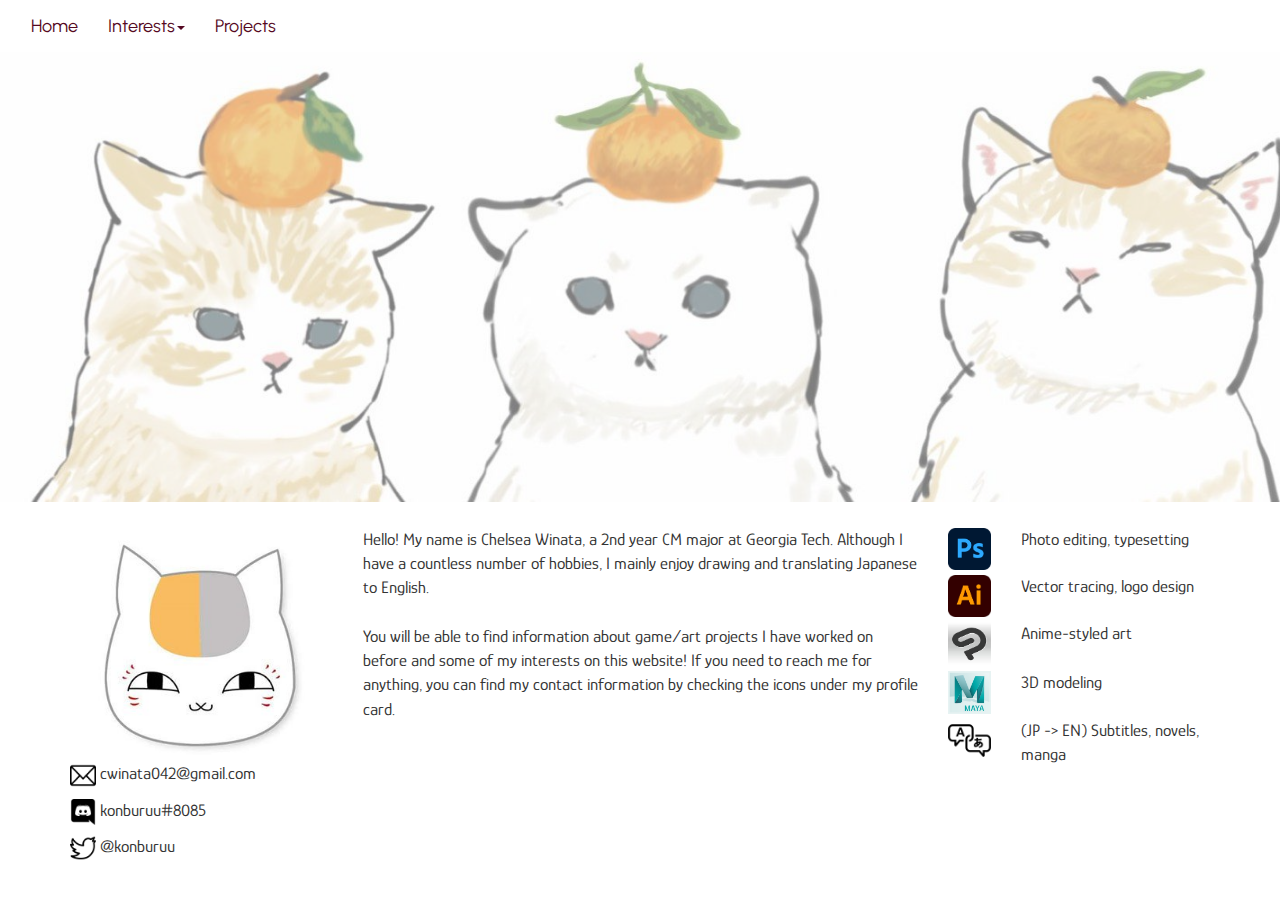
<file: index.html>
<!DOCTYPE html>
<html lang="en">
<head>
  <link rel="stylesheet" href="https://maxcdn.bootstrapcdn.com/bootstrap/3.4.1/css/bootstrap.min.css">
  <link rel="stylesheet" type="text/css" href="css/style.css">
  <meta charset="UTF-8">
  <meta http-equiv="X-UA-Compatible" content="IE=edge">
  <meta name="viewport" content="width=device-width, initial-scale=1.0">
  <title>Home</title>
  <link rel="shortcut icon" type="image/png" href="images/home.png"/>
</head>
<body>
  <nav class="navbar">
    <div class="container-fluid">
      <ul class="nav navbar-nav">
        <li class="active"><a href="#">Home</a></li>
        <li class="dropdown"><a class="dropdown-toggle" data-toggle="dropdown" href="#">Interests<span class="caret"></span></a>
          <ul class="dropdown-menu">
            <li><a href="html/anime.html">Anime</a></li>
            <li><a href="html/games.html">Games</a></li>
          </ul>
        </li>
        <li><a href="html/projects.html">Projects</a></li>
      </ul>
    </div>
  </nav>

  <div class="hero"></div>

  <div class="container topmargin">
    <div class="row">
      <div class="col-lg-3">
        <img src="images/nyanko.jpg" class="center" style="max-width:230px; width:90%">
        <p>
          <img src="images/email.png" style="max-width:30px; width:10%"> cwinata042@gmail.com
        </p>
        <p>
          <img src="images/discord.png" style="max-width:30px; width:10%"> konburuu#8085
        </p>
        <p>
          <img src="images/twitter.png" style="max-width:30px; width:10%"> @konburuu
        </p>
      </div>
      <div class="col-lg-6 bottommargin">
        Hello! My name is Chelsea Winata, a 2nd year CM major at Georgia Tech.
        Although I have a countless number of hobbies, I mainly enjoy drawing and translating Japanese to English.
        <br><br>You will be able to find information about game/art projects I have worked on before and some of my interests on this website!
        If you need to reach me for anything, you can find my contact information by checking the icons under my profile card.
      </div>
      <div class="col-lg-3">
        <div class="row bottommargin">
          <div class="col-lg-3 col-sm-2 col-2">
            <img src="images/photoshop-icon.png" style="max-width:120px; width:100%">
          </div>
          <div class="col-lg-9 col-10">
            Photo editing, typesetting
          </div>
        </div>

        <div class="row bottommargin">
          <div class="col-lg-3 col-sm-2 col-2">
            <img src="images/illustrator-icon.png" style="max-width:120px; width:100%">
          </div>
          <div class="col-lg-9 col-10">
            Vector tracing, logo design
          </div>
        </div>

        <div class="row bottommargin">
          <div class="col-lg-3 col-sm-2 col-2">
            <img src="images/csp-icon.jpg" style="max-width:120px; width:100%">
          </div>
          <div class="col-lg-9 col-10">
            Anime-styled art
          </div>
        </div>

        <div class="row bottommargin">
          <div class="col-lg-3 col-sm-2 col-2">
            <img src="images/maya-icon.png" style="max-width:120px; width:100%">
          </div>
          <div class="col-lg-9 col-10">
            3D modeling
          </div>
        </div>

        <div class="row bottommargin">
          <div class="col-lg-3 col-sm-2 col-2">
            <img src="images/translation-icon.png" style="max-width:120px; width:100%">
          </div>
          <div class="col-lg-9 col-10">
            (JP -> EN) Subtitles, novels, manga
          </div>
        </div>
      </div>
    </div>
    <br>
  </div>

  <script src="https://ajax.googleapis.com/ajax/libs/jquery/3.5.1/jquery.min.js"></script>
  <script src="https://maxcdn.bootstrapcdn.com/bootstrap/3.4.1/js/bootstrap.min.js"></script>
</body>
</html>
</file>
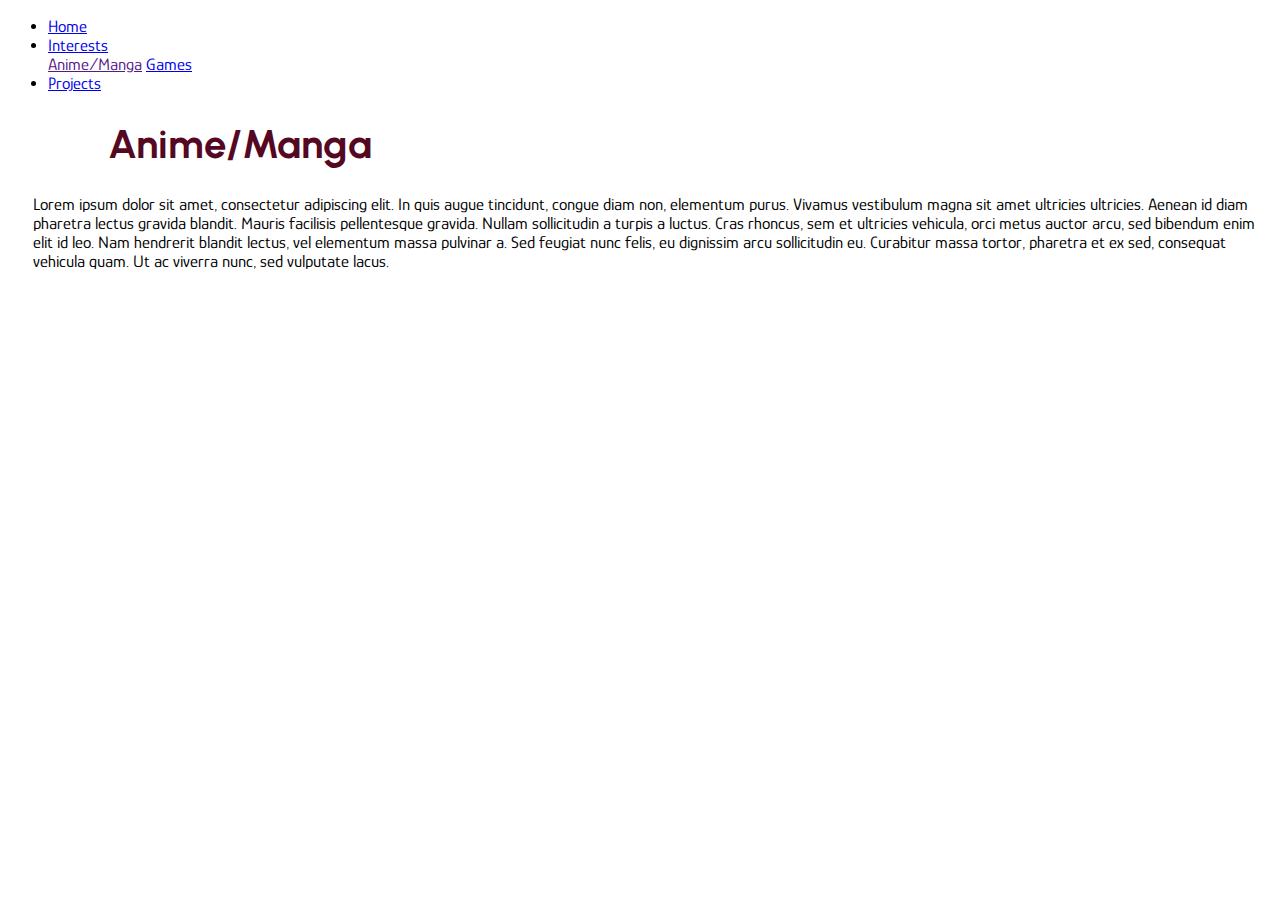
<file: html/animan.html>
<!DOCTYPE html>
<html lang="en">
<head>
  <link rel="stylesheet" type="text/css" href="../css/style.css">
  <meta charset="UTF-8">
  <meta http-equiv="X-UA-Compatible" content="IE=edge">
  <meta name="viewport" content="width=device-width, initial-scale=1.0">
  <title>Interests</title>
</head>
<body>
  <div class="topnav">
    <ul>
      <li><a href="../index.html">Home</a></li>
      <li class="dropdown">
        <a class="active" href="javascript:void(0)" class="dropbtn">Interests</a>
        <div class="dropdown-content">
          <a href="">Anime/Manga</a>
          <a href="games.html">Games</a>
        </div>
      </li>
      <li><a href="projects.html">Projects</a></li>
    </ul>
  </div>

  <div class="hero-image">
  </div>

  <div id="wrapper">
    <h1>Anime/Manga</h1>
    <div class="box topmargin leftmargin">
        Lorem ipsum dolor sit amet, consectetur adipiscing elit. In quis augue tincidunt, congue diam non, elementum purus. Vivamus vestibulum magna sit amet ultricies ultricies. Aenean id diam pharetra lectus gravida blandit. Mauris facilisis pellentesque gravida. Nullam sollicitudin a turpis a luctus. Cras rhoncus, sem et ultricies vehicula, orci metus auctor arcu, sed bibendum enim elit id leo. Nam hendrerit blandit lectus, vel elementum massa pulvinar a. Sed feugiat nunc felis, eu dignissim arcu sollicitudin eu. Curabitur massa tortor, pharetra et ex sed, consequat vehicula quam. Ut ac viverra nunc, sed vulputate lacus.
    </div>
  </div>

</body>
</html>
</file>
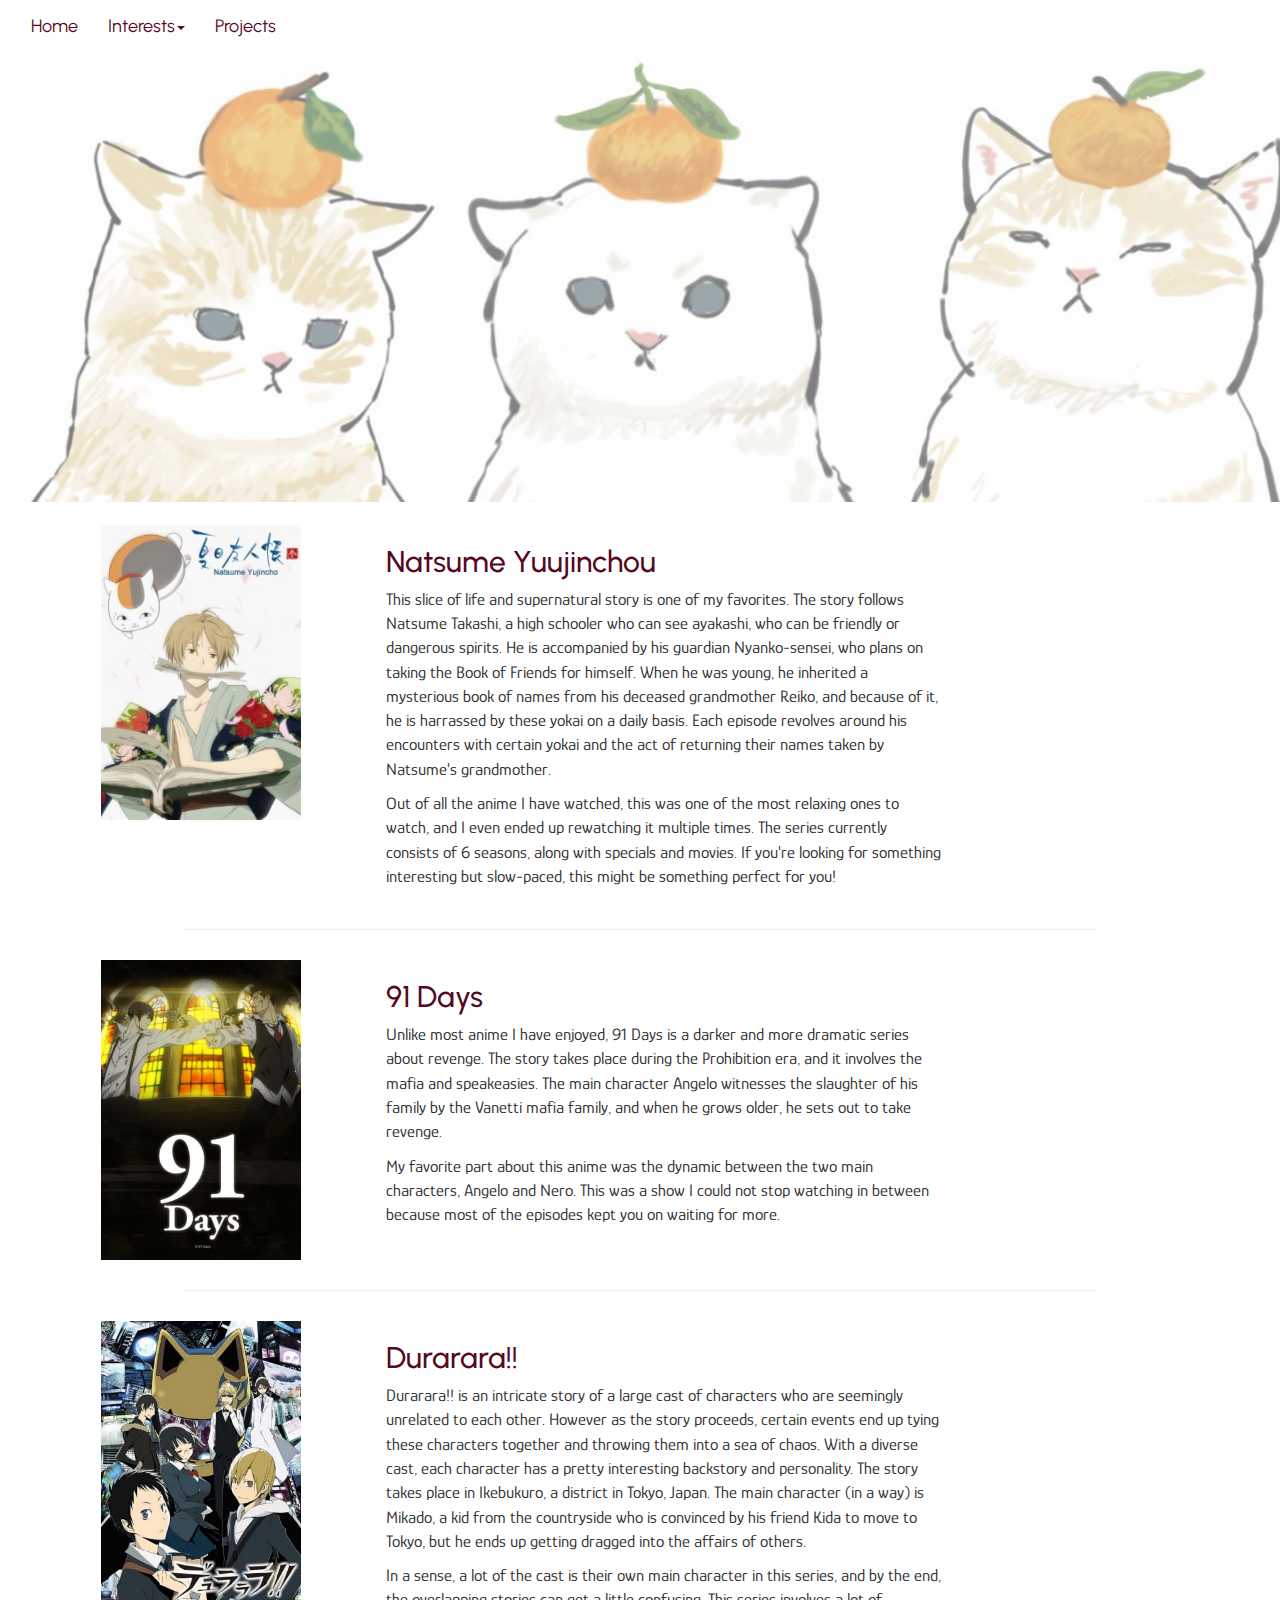
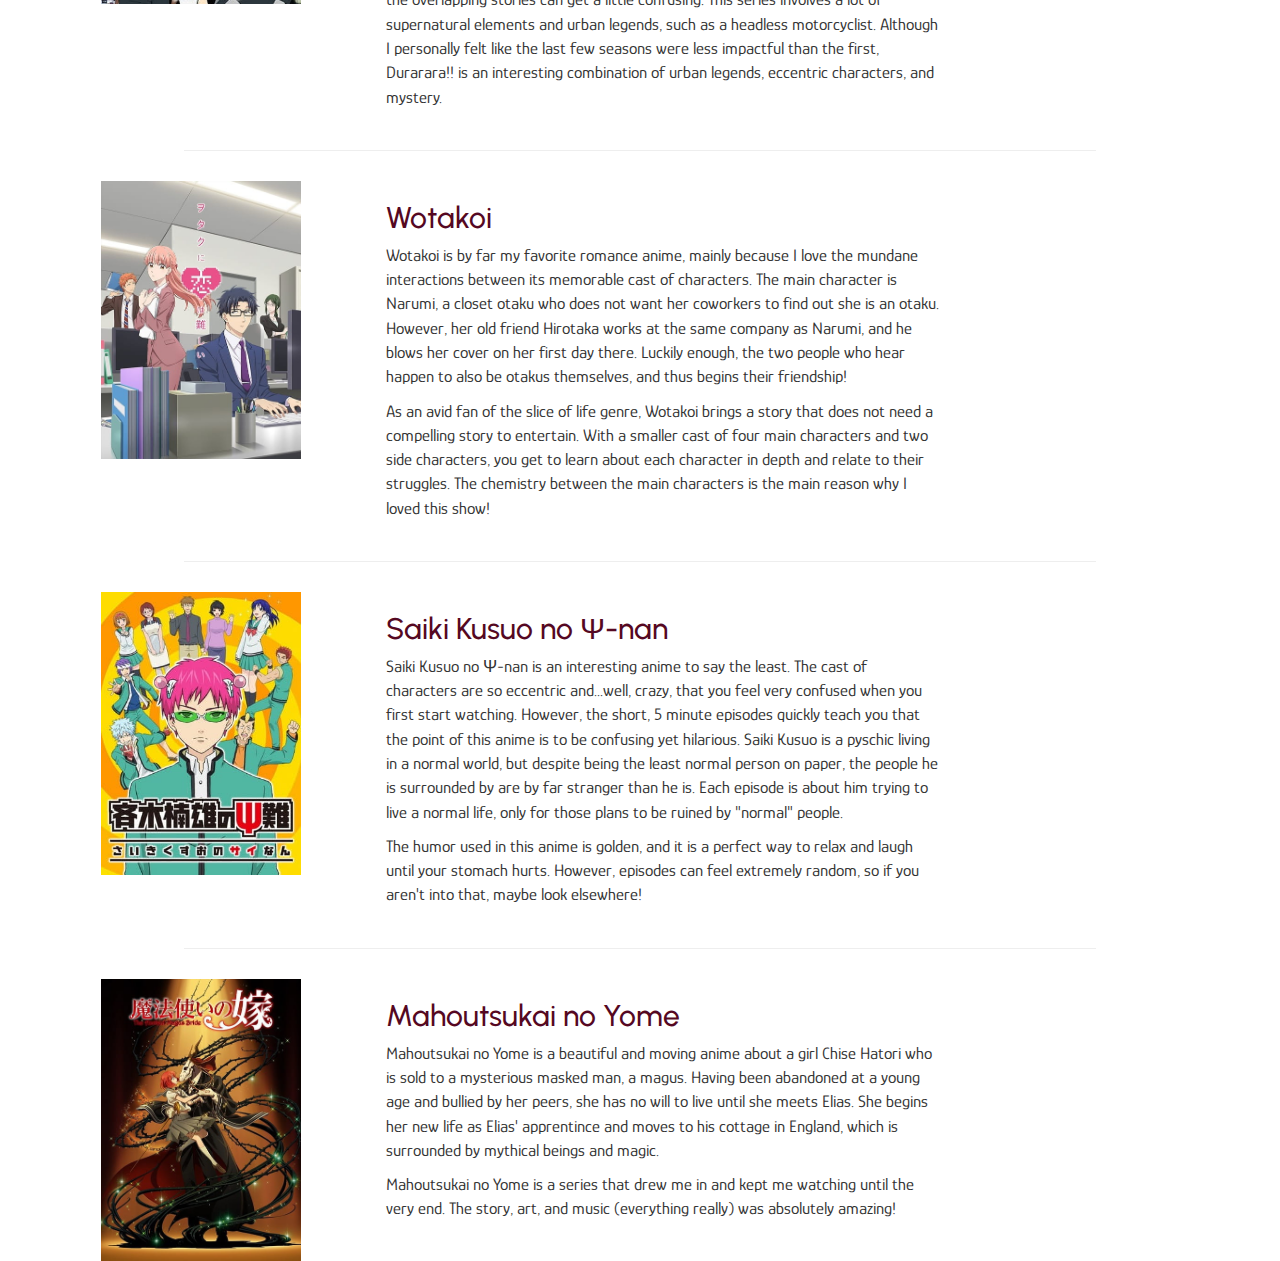
<file: html/anime.html>
<!DOCTYPE html>
<html lang="en">
<head>
  <link rel="stylesheet" href="https://maxcdn.bootstrapcdn.com/bootstrap/3.4.1/css/bootstrap.min.css">
  <link rel="stylesheet" type="text/css" href="../css/style.css">
  <meta charset="UTF-8">
  <meta http-equiv="X-UA-Compatible" content="IE=edge">
  <meta name="viewport" content="width=device-width, initial-scale=1.0">
  <title>Anime</title>
  <link rel="shortcut icon" type="image/png" href="../images/anime.png"/>
</head>
<body>
  <nav class="navbar">
    <div class="container-fluid">
      <ul class="nav navbar-nav">
        <li><a href="../index.html">Home</a></li>
        <li class="dropdown"><a class="dropdown-toggle" data-toggle="dropdown" href="#">Interests<span class="caret"></span></a>
          <ul class="dropdown-menu">
            <li class="active"><a href="#">Anime</a></li>
            <li><a href="games.html">Games</a></li>
          </ul>
        </li>
        <li><a href="projects.html">Projects</a></li>
      </ul>
    </div>
  </nav>

  <div class="hero"></div>

  <div class="container">
    <div class="row topmargin">
      <div class="col-lg-3 col-sm-3 col-3">
        <img src="../images/natsume-cover.jpg" class="center" style="max-width:200px; width:100%">
      </div>
      <div class="col-lg-6 col-sm-6 col-6 leftmargin">
        <h2>Natsume Yuujinchou</h2>
        <p>
          This slice of life and supernatural story is one of my favorites.
          The story follows Natsume Takashi, a high schooler who can see ayakashi, who can be friendly or dangerous spirits.
          He is accompanied by his guardian Nyanko-sensei, who plans on taking the Book of Friends for himself.
          When he was young, he inherited a mysterious book of names from his deceased grandmother Reiko, and because of it, he is harrassed by these yokai on a daily basis.
          Each episode revolves around his encounters with certain yokai and the act of returning their names taken by Natsume's grandmother.
        </p>
        <p>
          Out of all the anime I have watched, this was one of the most relaxing ones to watch, and I even ended up rewatching it multiple times.
          The series currently consists of 6 seasons, along with specials and movies.
          If you're looking for something interesting but slow-paced, this might be something perfect for you!
        </p>
      </div>
    </div>
  
    <hr>
  
    <div class="row topmargin">
      <div class="col-lg-3 col-sm-3 col-3">
        <img src="../images/days-cover.jpg" class="center" style="max-width:200px; width:100%">
      </div>
      <div class="col-lg-6 col-sm-6 col-6 leftmargin">
        <h2>91 Days</h2>
        <p>
          Unlike most anime I have enjoyed, 91 Days is a darker and more dramatic series about revenge.
          The story takes place during the Prohibition era, and it involves the mafia and speakeasies.
          The main character Angelo witnesses the slaughter of his family by the Vanetti mafia family, and when he grows older, he sets out to take revenge.
        </p>
        <p>
          My favorite part about this anime was the dynamic between the two main characters, Angelo and Nero.
          This was a show I could not stop watching in between because most of the episodes kept you on waiting for more.
        </p>
      </div>
    </div>
  
    <hr>
  
    <div class="row topmargin">
      <div class="col-lg-3 col-sm-3 col-3">
        <img src="../images/drrr-cover.jpg" class="center" style="max-width:200px; width:100%">
      </div>
      <div class="col-lg-6 col-sm-6 col-6 leftmargin">
        <h2>Durarara!!</h2>
        <p>
          Durarara!! is an intricate story of a large cast of characters who are seemingly unrelated to each other.
          However as the story proceeds, certain events end up tying these characters together and throwing them into a sea of chaos.
          With a diverse cast, each character has a pretty interesting backstory and personality.
          The story takes place in Ikebukuro, a district in Tokyo, Japan.
          The main character (in a way) is Mikado, a kid from the countryside who is convinced by his friend Kida to move to Tokyo, but he ends up getting dragged into the affairs of others.
        </p>
        <p>
          In a sense, a lot of the cast is their own main character in this series, and by the end, the overlapping stories can get a little confusing.
          This series involves a lot of supernatural elements and urban legends, such as a headless motorcyclist.
          Although I personally felt like the last few seasons were less impactful than the first, Durarara!! is an interesting combination of urban legends, eccentric characters, and mystery.
        </p>
      </div>
    </div>
  
    <hr>
  
    <div class="row topmargin">
      <div class="col-lg-3 col-sm-3 col-3">
        <img src="../images/wotakoi-cover.jpg" class="center" style="max-width:200px; width:100%">
      </div>
      <div class="col-lg-6 col-sm-6 col-6 leftmargin">
        <h2>Wotakoi</h2>
        <p>
          Wotakoi is by far my favorite romance anime, mainly because I love the mundane interactions between its memorable cast of characters.
          The main character is Narumi, a closet otaku who does not want her coworkers to find out she is an otaku.
          However, her old friend Hirotaka works at the same company as Narumi, and he blows her cover on her first day there.
          Luckily enough, the two people who hear happen to also be otakus themselves, and thus begins their friendship!
        </p>
        <p>
          As an avid fan of the slice of life genre, Wotakoi brings a story that does not need a compelling story to entertain.
          With a smaller cast of four main characters and two side characters, you get to learn about each character in depth and relate to their struggles.
          The chemistry between the main characters is the main reason why I loved this show! 
        </p>
      </div>
    </div>
  
    <hr>
  
    <div class="row topmargin">
      <div class="col-lg-3 col-sm-3 col-3">
        <img src="../images/saiki-cover.jpg" class="center" style="max-width:200px; width:100%">
      </div>
      <div class="col-lg-6 col-sm-6 col-6 leftmargin">
        <h2>Saiki Kusuo no Ψ-nan</h2>
        <p>
          Saiki Kusuo no Ψ-nan is an interesting anime to say the least.
          The cast of characters are so eccentric and...well, crazy, that you feel very confused when you first start watching.
          However, the short, 5 minute episodes quickly teach you that the point of this anime is to be confusing yet hilarious.
          Saiki Kusuo is a pyschic living in a normal world, but despite being the least normal person on paper, the people he is surrounded by are by far stranger than he is.
          Each episode is about him trying to live a normal life, only for those plans to be ruined by "normal" people.
        </p>
        <p>
          The humor used in this anime is golden, and it is a perfect way to relax and laugh until your stomach hurts.
          However, episodes can feel extremely random, so if you aren't into that, maybe look elsewhere!
        </p>
      </div>
    </div>
  
    <hr>
  
    <div class="row topmargin">
      <div class="col-lg-3 col-sm-3 col-3">
        <img src="../images/mahou-cover.jpg" class="center" style="max-width:200px; width:100%">
      </div>
      <div class="col-lg-6 col-sm-6 col-6 leftmargin">
        <h2>Mahoutsukai no Yome</h2>
        <p>
          Mahoutsukai no Yome is a beautiful and moving anime about a girl Chise Hatori who is sold to a mysterious masked man, a magus.
          Having been abandoned at a young age and bullied by her peers, she has no will to live until she meets Elias.
          She begins her new life as Elias' apprentince and moves to his cottage in England, which is surrounded by mythical beings and magic.
        </p>
        <p>
          Mahoutsukai no Yome is a series that drew me in and kept me watching until the very end.
          The story, art, and music (everything really) was absolutely amazing!
        </p>
      </div>
    </div>
  </div>

  <script src="https://ajax.googleapis.com/ajax/libs/jquery/3.5.1/jquery.min.js"></script>
  <script src="https://maxcdn.bootstrapcdn.com/bootstrap/3.4.1/js/bootstrap.min.js"></script>
</body>
</html>
</file>
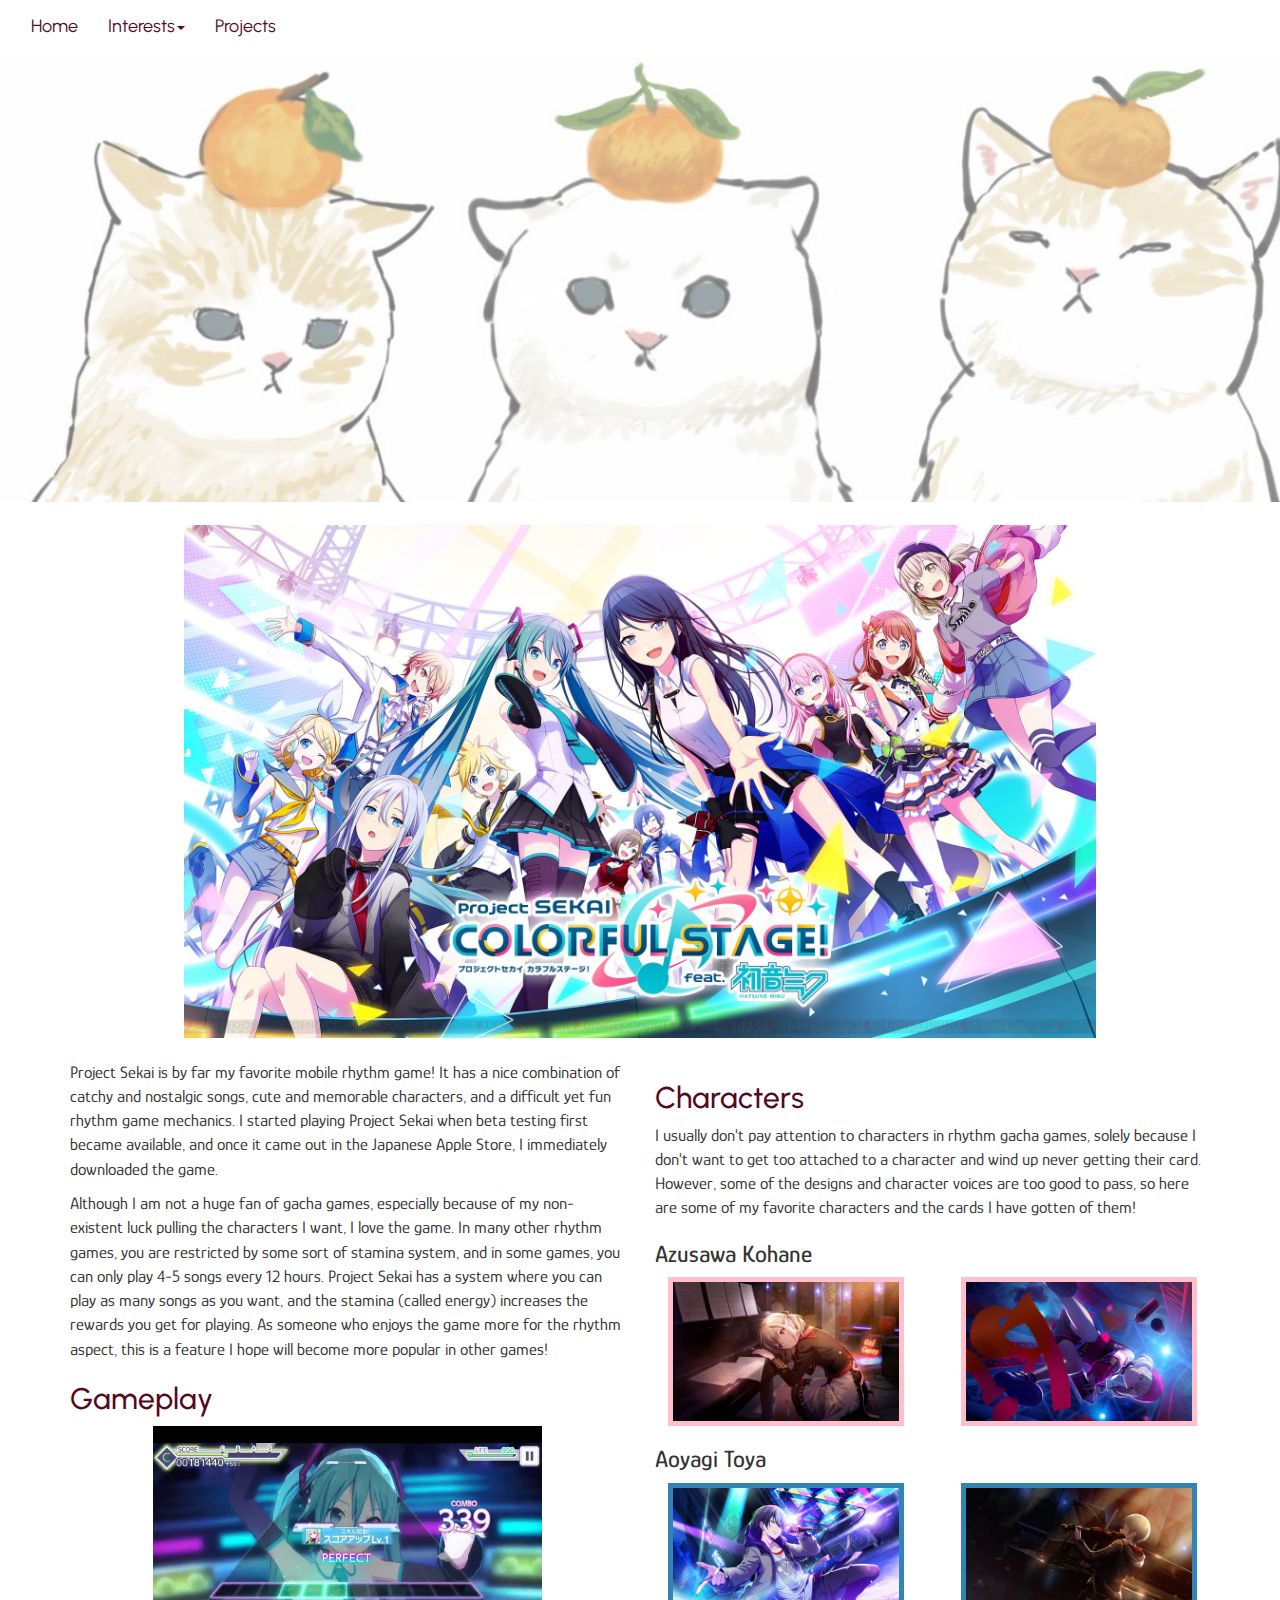
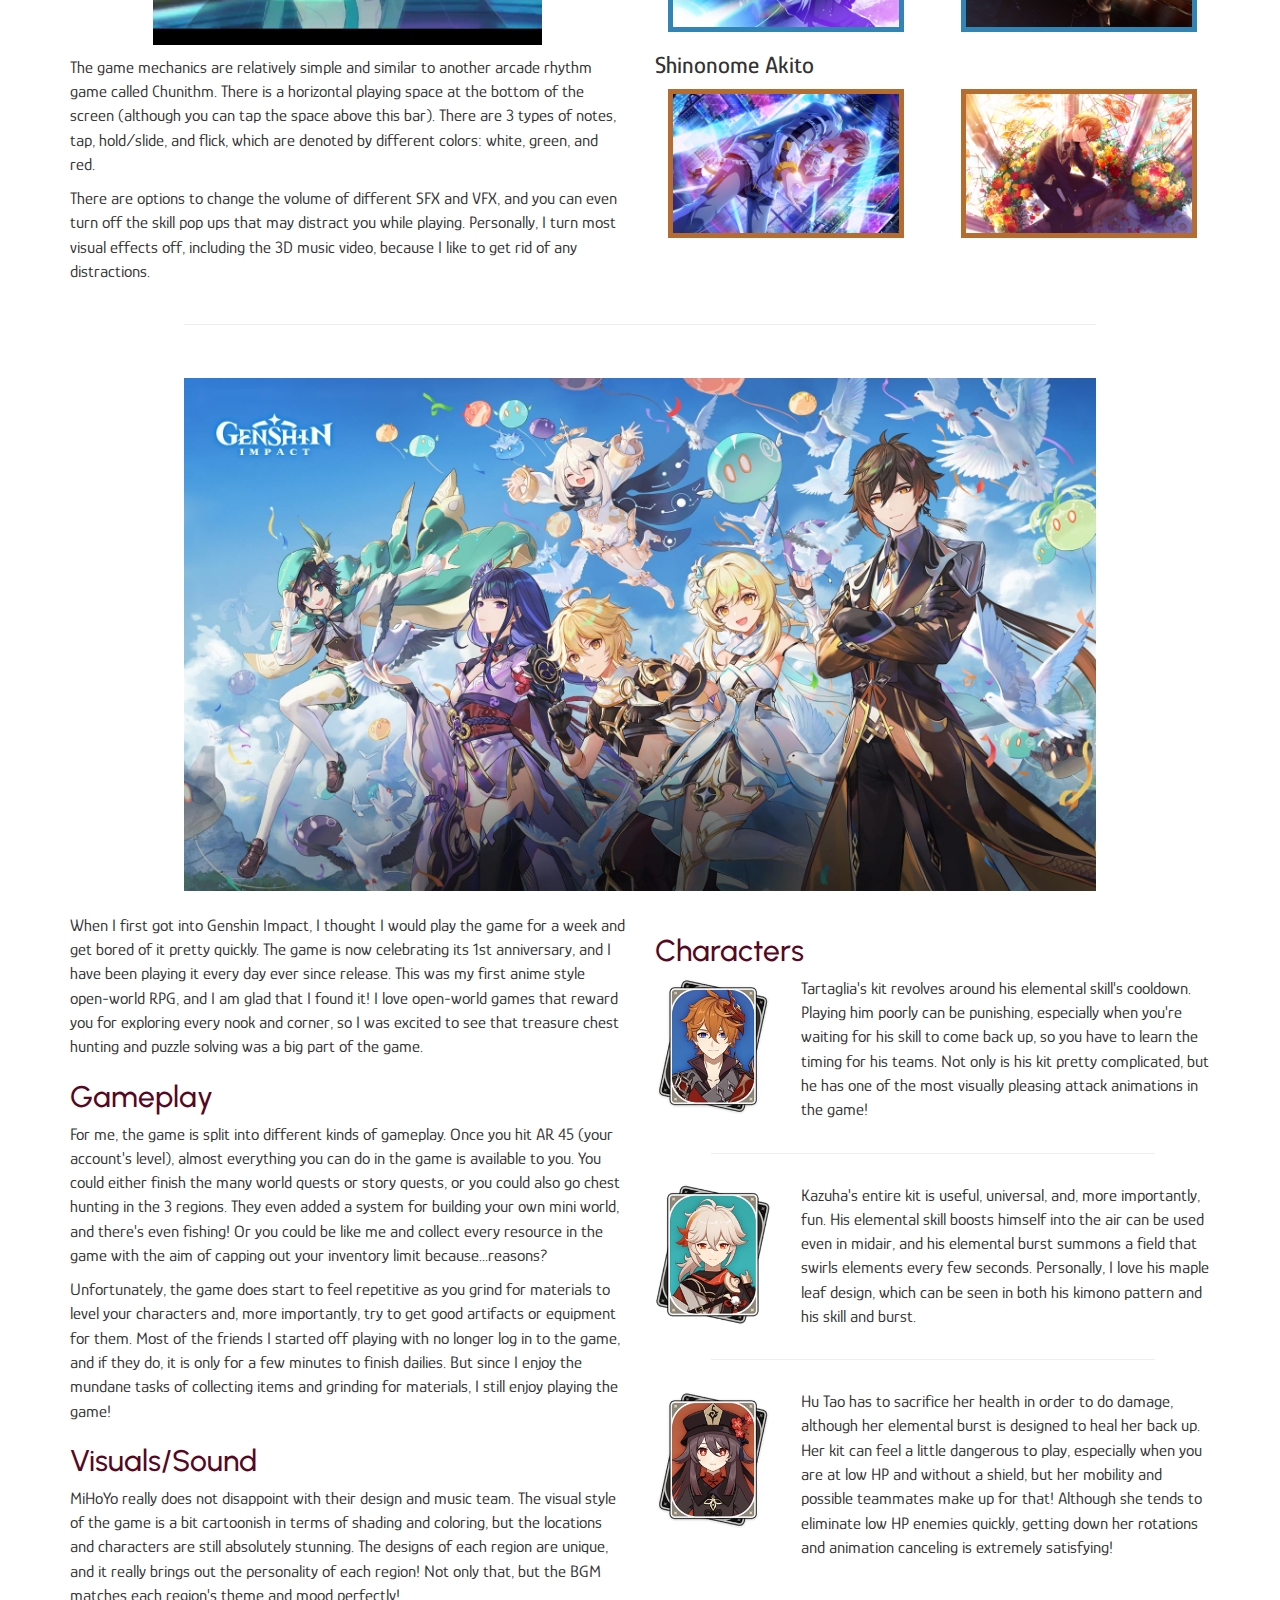
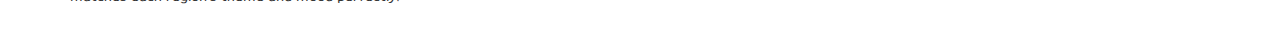
<file: html/games.html>
<!DOCTYPE html>
<html lang="en">
<head>
  <link rel="stylesheet" href="https://maxcdn.bootstrapcdn.com/bootstrap/3.4.1/css/bootstrap.min.css">
  <link rel="stylesheet" type="text/css" href="../css/style.css">
  <meta charset="UTF-8">
  <meta http-equiv="X-UA-Compatible" content="IE=edge">
  <meta name="viewport" content="width=device-width, initial-scale=1.0">
  <title>Games</title>
  <link rel="shortcut icon" type="image/png" href="../images/games.png"/>
</head>
<body>
  <nav class="navbar">
    <div class="container-fluid">
      <ul class="nav navbar-nav">
        <li><a href="../index.html">Home</a></li>
        <li class="dropdown"><a class="dropdown-toggle" data-toggle="dropdown" href="#">Interests<span class="caret"></span></a>
          <ul class="dropdown-menu">
            <li><a href="anime.html">Anime</a></li>
            <li class="active"><a href="#">Games</a></li>
          </ul>
        </li>
        <li><a href="projects.html">Projects</a></li>
      </ul>
    </div>
  </nav>

  <div class="hero"></div>

  <div class="container">
    <div class="row">
      <div class="col-lg-12">
        <img src="../images/prsekai-banner.jpg" class="center topmargin bottommargin" style="width:80%">
      </div>
    </div>
  
    <div class="row">
      <div class="col-lg-6">
        <p>
          Project Sekai is by far my favorite mobile rhythm game!
          It has a nice combination of catchy and nostalgic songs, cute and memorable characters, and a difficult yet fun rhythm game mechanics.
          I started playing Project Sekai when beta testing first became available, and once it came out in the Japanese Apple Store, I immediately downloaded the game.</p>
        <p>
          Although I am not a huge fan of gacha games, especially because of my non-existent luck pulling the characters I want, I love the game.
          In many other rhythm games, you are restricted by some sort of stamina system, and in some games, you can only play 4-5 songs every 12 hours.
          Project Sekai has a system where you can play as many songs as you want, and the stamina (called energy) increases the rewards you get for playing.
          As someone who enjoys the game more for the rhythm aspect, this is a feature I hope will become more popular in other games!
        </p>
  
        <h2>Gameplay</h2>
        <img src="../images/prsekai-gameplay.jpg" class="center topmargin bottommargin" style="max-width:400px; width:70%">
        <p>
          The game mechanics are relatively simple and similar to another arcade rhythm game called Chunithm.
          There is a horizontal playing space at the bottom of the screen (although you can tap the space above this bar).
          There are 3 types of notes, tap, hold/slide, and flick, which are denoted by different colors: white, green, and red.
        </p>
        <p>
          There are options to change the volume of different SFX and VFX, and you can even turn off the skill pop ups that may distract you while playing.
          Personally, I turn most visual effects off, including the 3D music video, because I like to get rid of any distractions.
        </p>
      </div>
      
      <div class="col-lg-6">
        <h2>Characters</h2>
        <p>
          I usually don't pay attention to characters in rhythm gacha games, solely because I don't want to get too attached to a character and wind up never getting their card.
          However, some of the designs and character voices are too good to pass, so here are some of my favorite characters and the cards I have gotten of them!
        </p>

        <h3>Azusawa Kohane</h3>
        <div class="row">
          <div class="col-lg-6 col-sm-4 col-4">
            <img src="../images/prsekai-kohane1.png" class="center kohane" style="max-width:400px; width:90%">
          </div>
          <div class="col-lg-6 col-sm-4 col-4">
            <img src="../images/prsekai-kohane2.png" class="center kohane" style="max-width:400px; width:90%">
          </div>
        </div>

        <h3>Aoyagi Toya</h3>
        <div class="row">
          <div class="col-lg-6 col-sm-4 col-4">
            <img src="../images/prsekai-toya1.png" class="center toya" style="max-width:400px; width:90%">
          </div>
          <div class="col-lg-6 col-sm-4 col-4">
            <img src="../images/prsekai-toya2.png" class="center toya" style="max-width:400px; width:90%">
          </div>
        </div>

        <h3>Shinonome Akito</h3>
        <div class="row">
          <div class="col-lg-6 col-sm-4 col-4">
            <img src="../images/prsekai-akito1.png" class="center akito" style="max-width:400px; width:90%">
          </div>
          <div class="col-lg-6 col-sm-4 col-4">
            <img src="../images/prsekai-akito2.png" class="center akito" style="max-width:400px; width:90%">
          </div>
        </div>
      </div>
    </div>

    <hr>

    <div class="row">
      <div class="col-lg-12">
        <img src="../images/gi-banner.jpg" class="center topmargin bottommargin" style="width:80%">
      </div>
    </div>

    <div class="row bottommargin">
      <div class="col-lg-6">
        <p>
          When I first got into Genshin Impact, I thought I would play the game for a week and get bored of it pretty quickly.
          The game is now celebrating its 1st anniversary, and I have been playing it every day ever since release.
          This was my first anime style open-world RPG, and I am glad that I found it!
          I love open-world games that reward you for exploring every nook and corner, so I was excited to see that treasure chest hunting and puzzle solving was a big part of the game.
        </p>

        <h2>Gameplay</h2>
        <p>
          For me, the game is split into different kinds of gameplay.
          Once you hit AR 45 (your account's level), almost everything you can do in the game is available to you.
          You could either finish the many world quests or story quests, or you could also go chest hunting in the 3 regions.
          They even added a system for building your own mini world, and there's even fishing!
          Or you could be like me and collect every resource in the game with the aim of capping out your inventory limit because...reasons?
        </p>

        <p>
          Unfortunately, the game does start to feel repetitive as you grind for materials to level your characters and, more importantly, try to get good artifacts or equipment for them.
          Most of the friends I started off playing with no longer log in to the game, and if they do, it is only for a few minutes to finish dailies.
          But since I enjoy the mundane tasks of collecting items and grinding for materials, I still enjoy playing the game!
        </p>

        <h2>Visuals/Sound</h2>
        <p>
          MiHoYo really does not disappoint with their design and music team.
          The visual style of the game is a bit cartoonish in terms of shading and coloring, but the locations and characters are still absolutely stunning.
          The designs of each region are unique, and it really brings out the personality of each region!
          Not only that, but the BGM matches each region's theme and mood perfectly!
        </p>
      </div>
      
      <div class="col-lg-6">
        <h2>Characters</h2>
        <div class="row">
          <div class="col-lg-3 col-sm-2 col-2">
            <img src="../images/gi-tartaglia.png" class="center" style="max-width:300px; width:100%">
          </div>
          <div class="col-lg-9 col-10">
            Tartaglia's kit revolves around his elemental skill's cooldown.
            Playing him poorly can be punishing, especially when you're waiting for his skill to come back up, so you have to learn the timing for his teams.
            Not only is his kit pretty complicated, but he has one of the most visually pleasing attack animations in the game!
          </div>
        </div>

        <hr>

        <div class="row">
          <div class="col-lg-3 col-sm-2 col-2">
            <img src="../images/gi-kazuha.png" class="center" style="max-width:300px; width:100%">
          </div>
          <div class="col-lg-9 col-sm-10">
            Kazuha's entire kit is useful, universal, and, more importantly, fun.
            His elemental skill boosts himself into the air can be used even in midair, and his elemental burst summons a field that swirls elements every few seconds.
            Personally, I love his maple leaf design, which can be seen in both his kimono pattern and his skill and burst.
          </div>
        </div>

        <hr>

        <div class="row">
          <div class="col-lg-3 col-sm-2 col-2">
            <img src="../images/gi-hu-tao.png" class="center" style="max-width:300px; width:100%">
          </div>
          <div class="col-lg-9 col-sm-10">
            Hu Tao has to sacrifice her health in order to do damage, although her elemental burst is designed to heal her back up.
            Her kit can feel a little dangerous to play, especially when you are at low HP and without a shield, but her mobility and possible teammates make up for that!
            Although she tends to eliminate low HP enemies quickly, getting down her rotations and animation canceling is extremely satisfying!
          </div>
        </div>
      </div>
    </div>
  </div>

  <script src="https://ajax.googleapis.com/ajax/libs/jquery/3.5.1/jquery.min.js"></script>
  <script src="https://maxcdn.bootstrapcdn.com/bootstrap/3.4.1/js/bootstrap.min.js"></script>
</body>
</html>
</file>
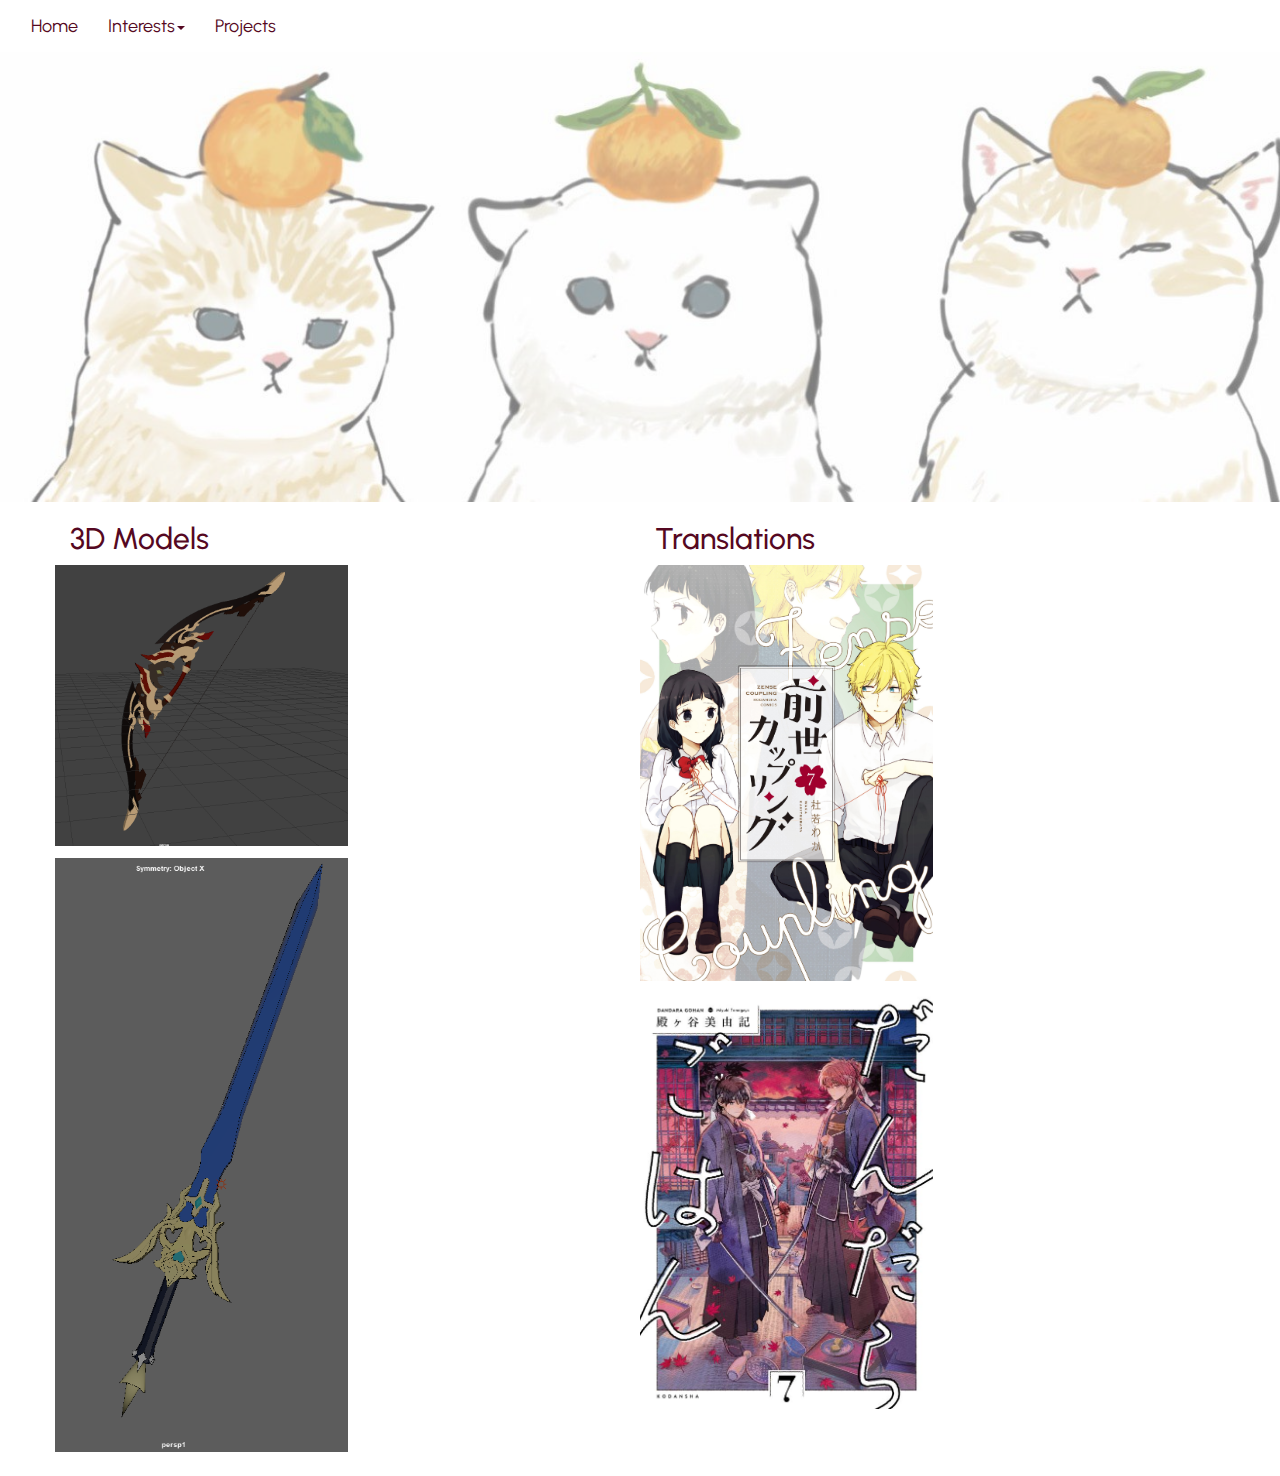
<file: html/projects.html>
<!DOCTYPE html>
<html lang="en">
<head>
  <link rel="stylesheet" href="https://maxcdn.bootstrapcdn.com/bootstrap/3.4.1/css/bootstrap.min.css">
  <link rel="stylesheet" type="text/css" href="../css/style.css">
  <meta charset="UTF-8">
  <meta http-equiv="X-UA-Compatible" content="IE=edge">
  <meta name="viewport" content="width=device-width, initial-scale=1.0">
  <title>Projects</title>
  <link rel="shortcut icon" type="image/png" href="../images/project.png"/>
</head>
<body>
  <nav class="navbar">
    <div class="container-fluid">
      <ul class="nav navbar-nav">
        <li><a href="../index.html">Home</a></li>
        <li class="dropdown"><a class="dropdown-toggle" data-toggle="dropdown" href="#">Interests<span class="caret"></span></a>
          <ul class="dropdown-menu">
            <li><a href="anime.html">Anime</a></li>
            <li><a href="games.html">Games</a></li>
          </ul>
        </li>
        <li class="active"><a href="#">Projects</a></li>
      </ul>
    </div>
  </nav>

  <div class="hero"></div>

  <div class="container">
    <div class="row">
      <div class="col-lg-6">
        <h2>3D Models</h2>
        <div class="row">
          <a href="https://genshin-impact.fandom.com/wiki/Rust">
            <img src="../images/rust-model.png" class="bottommargin" style="max-width:400px; width:50%">
          </a>

          <a href="https://genshin-impact.fandom.com/wiki/Freedom-Sworn">
            <img src="../images/freedom-model.png" style="max-width:400px; width:50%">
          </a>
        </div>
      </div>
      
      <div class="col-lg-6">
        <h2>Translations</h2>        
        <div class="row">
          <a href="https://mangadex.org/title/f6af213d-a0ce-4925-8026-698f68d1402a">
            <img src="../images/zense-coupling.jpg" class="bottommargin" style="max-width:400px; width:50%">
          </a>
          <a href="https://mangadex.org/title/b176d1f5-e6b2-47f5-9bf1-7e44ebc4eec7/dandara-gohan">
            <img src="../images/dandara-gohan.jpg" style="max-width:400px; width:50%">
          </a>
        </div>
      </div>
    </div>
  </div>

  <br>

  <script src="https://ajax.googleapis.com/ajax/libs/jquery/3.5.1/jquery.min.js"></script>
  <script src="https://maxcdn.bootstrapcdn.com/bootstrap/3.4.1/js/bootstrap.min.js"></script>
</body>
</html>
</file>
<file: css/style.css>
@import url('https://fonts.googleapis.com/css2?family=Glory&family=Urbanist:wght@300&display=swap');

@font-face {
  font-family: GenshinImpact;
  src:url(../fonts/genshin_impact.woff);
}

body {
  font-family: 'Glory', sans-serif;
  font-size: 17px;
}

body, html {
  height: 100%;
}

html {
  position: relative;
}

.navbar{
  margin-bottom: 0px !important
}

.hero {
  min-height: 50vh;
  background: #000 url(../images/header.jpg) center center no-repeat;
  opacity: 0.5;
  background-size: cover;
  position: relative;
}
.hero:before {
  content:"";
  position: absolute;
  top: 0;
  right: 0;
  bottom: 0;
  left: 0;
}

.navbar a {
  color: rgb(85, 8, 34);
  font-family: 'Urbanist', sans-serif;
  font-size: 18px;
}

h1 {
  color: rgb(85, 8, 34);
  margin-left: 100px;
  font-family: 'Urbanist', sans-serif;
  font-size: 40px;
  text-align: left;
}

h2 {
  color: rgb(85, 8, 34);
  font-family: 'Urbanist', sans-serif;
  font-size: 30px;
}

.title {
  color: grey;
  font-size: 1.3vw;
  font-family: 'Urbanist', sans-serif;
}

.name {
  color: rgb(85, 8, 34);
  font-family: 'Urbanist', sans-serif;
  font-weight: bold;
  font-size: 1.8vw;
}

.desch {
  font-family: 'Urbanist', sans-serif;
  font-weight: bold;
  font-size: 30px;
}

.left {
  float: left;
  margin-left: 2%;
}

.right {
  float: right;
  margin-right: 2%;
}

.center {
  display: block;
  margin-left: auto;
  margin-right: auto;
}

.kohane {
  border: 5px solid pink;
}

.toya {
  border: 5px solid rgb(49, 132, 180);
}

.akito {
  border: 5px solid rgb(180, 108, 49);
}

.topmargin {
  margin-top: 2%;
}

.leftmargin {
  margin-left: 2%;
}

.rightmargin {
  margin-right: 2%;
}

.bottommargin {
  margin-bottom: 2%;
}

hr {
  margin-top: 30px;
  margin-bottom: 30px;
  width: 80%;
}
</file>
